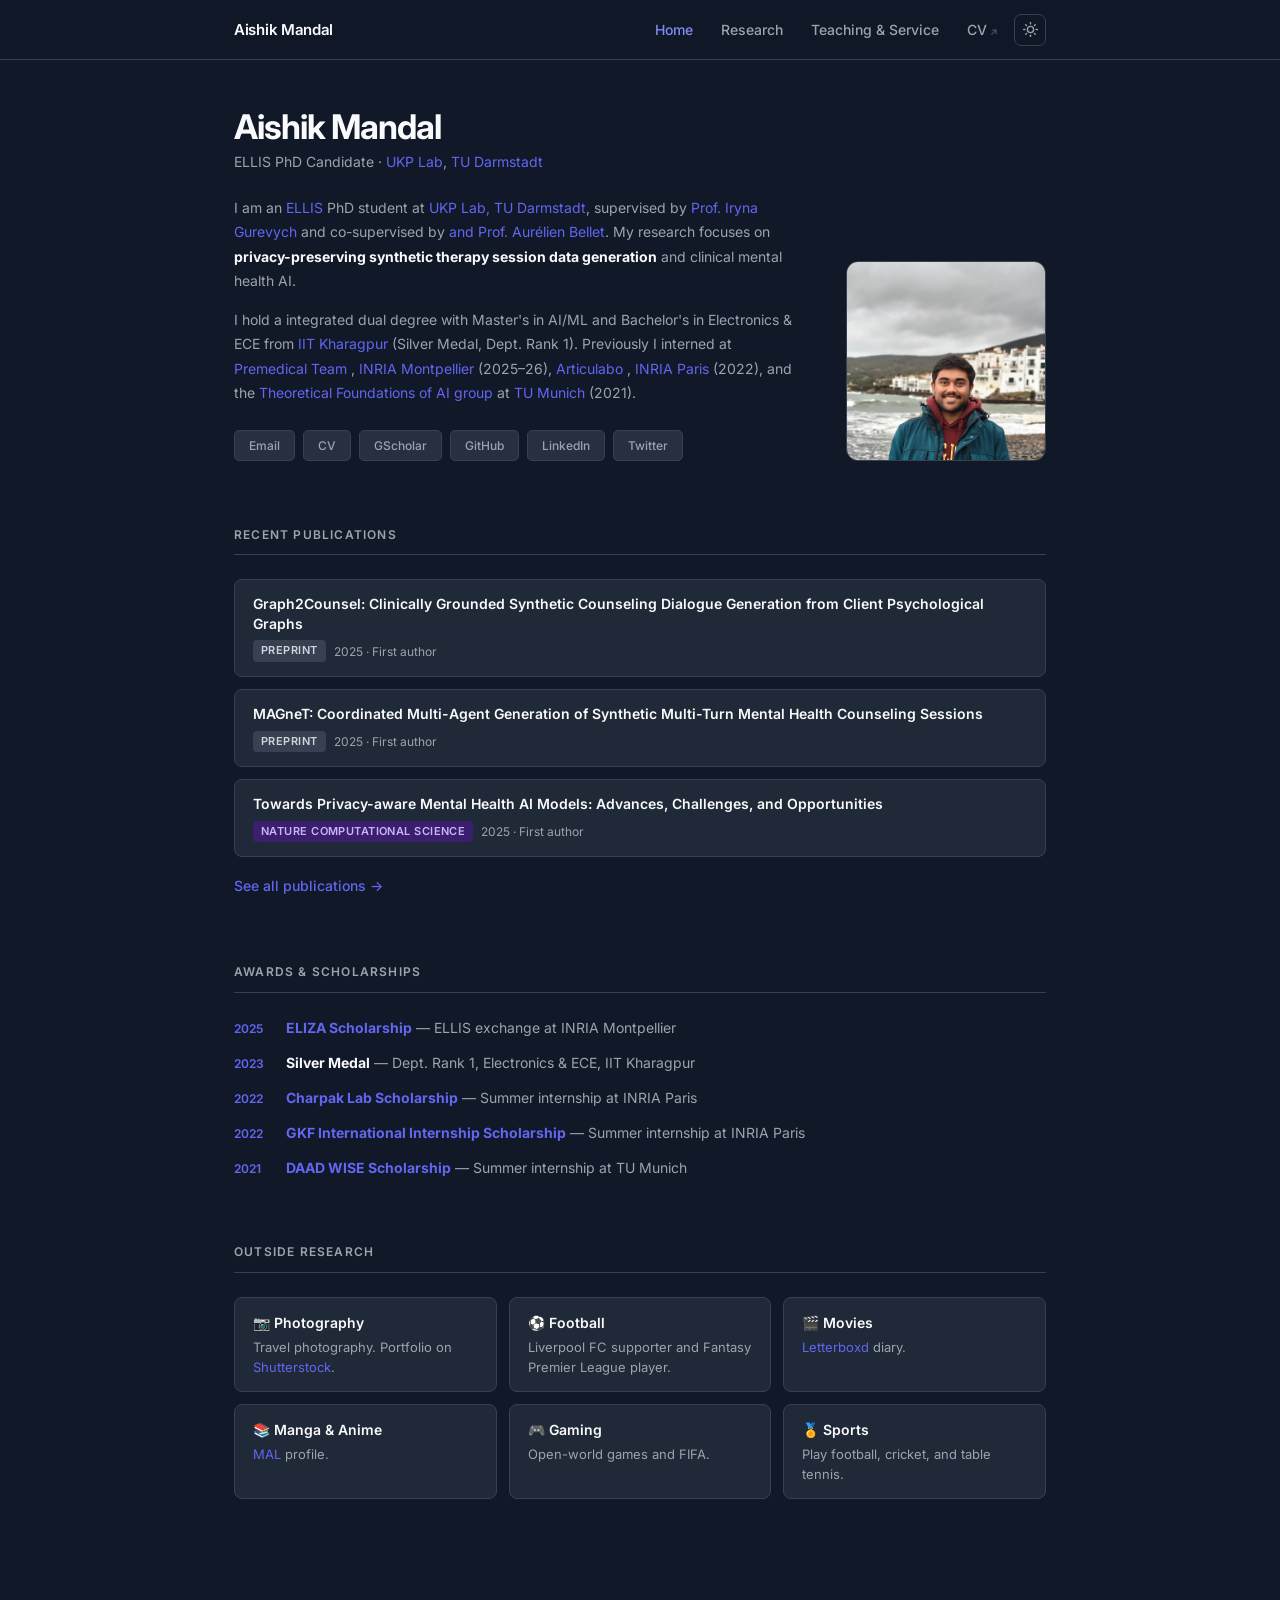
<file: index.html>
<!DOCTYPE html>
<html lang="en">
<head>
  <meta charset="UTF-8">
  <meta name="viewport" content="width=device-width, initial-scale=1">
  <title>Aishik Mandal</title>
  <meta name="author" content="Aishik Mandal">
  <meta name="description" content="Aishik Mandal — ELLIS PhD Candidate at UKP Lab, TU Darmstadt. Research in privacy-preserving NLP, mental health AI, and dialogue systems.">
  <link rel="canonical" href="https://jitaishik.github.io/">
  <meta property="og:title" content="Aishik Mandal">
  <meta property="og:description" content="ELLIS PhD Candidate at UKP Lab, TU Darmstadt. Research in privacy-preserving NLP and mental health AI.">
  <meta property="og:url" content="https://jitaishik.github.io/">
  <meta property="og:type" content="website">
  <link rel="icon" href="data:image/svg+xml,<svg xmlns=%22http://www.w3.org/2000/svg%22 viewBox=%220 0 100 100%22><text y=%22.9em%22 font-size=%2290%22>🌐</text></svg>">
  <link rel="preload" as="image" href="images/Aishik.jpg">
  <script>if(localStorage.getItem('theme')==='light')document.documentElement.setAttribute('data-theme','light');</script>
  <link rel="stylesheet" href="assets/css/base.css">
  <link rel="stylesheet" href="assets/css/nav.css">
  <link rel="stylesheet" href="assets/css/research.css">
</head>
<body>
  <a class="skip-link" href="#main">Skip to content</a>

  <nav class="site-nav" aria-label="Primary navigation">
    <div class="nav-inner">
      <a class="nav-logo" href="index.html">Aishik Mandal</a>
      <div class="nav-right">
        <ul class="nav-links">
          <li><a href="index.html">Home</a></li>
          <li><a href="research.html">Research</a></li>
          <li><a href="teaching.html">Teaching &amp; Service</a></li>
          <li><a href="data/CV_Aishik_Mandal_2026.pdf" target="_blank">CV</a></li>
        </ul>
        <button class="theme-toggle" aria-label="Switch to light mode"></button>
        <button class="menu-toggle" aria-label="Toggle menu" aria-expanded="false">☰</button>
      </div>
    </div>
  </nav>

  <main id="main">
    <div class="container">

      <!-- ── Hero ─────────────────────────────────── -->
      <section class="section" id="hero">
        <div style="display:flex; gap:48px; align-items:flex-start; flex-wrap:wrap-reverse;">

          <div style="flex:1; min-width:260px;">
            <h1 style="font-size:34px; font-weight:700; letter-spacing:-0.03em; line-height:1.1; margin-bottom:6px;">Aishik Mandal</h1>
            <p style="color:var(--text-muted); font-size:14px; margin-bottom:22px;">
              ELLIS PhD Candidate ·
              <a href="https://www.informatik.tu-darmstadt.de/ukp/ukp_home/index.en.jsp">UKP Lab</a>,
              <a href="https://www.tu-darmstadt.de/">TU Darmstadt</a>
            </p>

            <p style="color:var(--text-muted); line-height:1.75; margin-bottom:14px; font-size:14px;">
              I am an <a href="https://ellis.eu/">ELLIS</a> PhD student at
              <a href="https://www.informatik.tu-darmstadt.de/ukp/ukp_home/index.en.jsp">UKP Lab, TU Darmstadt</a>,
              supervised by <a href="https://www.informatik.tu-darmstadt.de/ukp/ukp_home/head_ukp/index.en.jsp">Prof. Iryna Gurevych</a>
              and co-supervised by <a href="http://researchers.lille.inria.fr/abellet/"> and Prof. Aurélien Bellet</a>.
              My research focuses on <strong style="color:var(--text);">privacy-preserving synthetic therapy session data generation</strong>
              and clinical mental health AI.
            </p>
            <p style="color:var(--text-muted); line-height:1.75; margin-bottom:24px; font-size:14px;">
              I hold a integrated dual degree with Master's in AI/ML and Bachelor's in Electronics &amp; ECE from
              <a href="https://www.iitkgp.ac.in/">IIT Kharagpur</a> (Silver Medal, Dept. Rank 1).
              Previously I interned at <a href="https://team.inria.fr/premedical/">Premedical Team </a>, <a href="https://www.inria.fr/en/inria-branch-university-montpellier">INRIA Montpellier</a> (2025–26),
              <a href="https://www.justinecassell.com/articulab/members/"> Articulabo </a>, <a href="https://www.inria.fr/en/centre-inria-de-paris">INRIA Paris</a> (2022),
              and the <a href="https://www.cs.cit.tum.de/tfai/home/">Theoretical Foundations of AI group</a>
              at <a href="https://www.tum.de/">TU Munich</a> (2021).
            </p>

            <div style="display:flex; gap:8px; flex-wrap:wrap;">
              <a class="btn" href="mailto:aishik.mandal@tu-darmstadt.de">Email</a>
              <a class="btn" href="data/CV_Aishik_Mandal_2026.pdf" target="_blank">CV</a>
              <a class="btn" href="https://scholar.google.com/citations?user=Td8hNHUAAAAJ&hl=en" target="_blank">GScholar</a>
              <a class="btn" href="https://github.com/jitaishik/" target="_blank">GitHub</a>
              <a class="btn" href="https://www.linkedin.com/in/aishikmandal/" target="_blank">LinkedIn</a>
              <a class="btn" href="https://twitter.com/jit_aishik_13" target="_blank">Twitter</a>
            </div>
          </div>

          <div style="flex-shrink:0;">
            <img src="images/Aishik.jpg" alt="Aishik Mandal profile photo"
                 width="200" height="200"
                 style="width:200px; height:200px; object-fit:cover; object-position:center 15%; border-radius:12px; border:1px solid var(--border);">
          </div>

        </div>
      </section>

      <!-- ── Recent Publications ──────────────────── -->
      <section class="section" id="featured">
        <h2 class="section-title">Recent Publications</h2>
        <div class="featured-list">

          <div class="featured-card">
            <a class="featured-title" href="https://arxiv.org/abs/2604.20382" target="_blank">Graph2Counsel: Clinically Grounded Synthetic Counseling Dialogue Generation from Client Psychological Graphs</a>
            <div class="featured-meta">
              <span class="badge badge-preprint">Preprint</span>
              <span class="paper-year muted">2025 · First author</span>
            </div>
          </div>

          <div class="featured-card">
            <a class="featured-title" href="https://arxiv.org/abs/2509.04183" target="_blank">MAGneT: Coordinated Multi-Agent Generation of Synthetic Multi-Turn Mental Health Counseling Sessions</a>
            <div class="featured-meta">
              <span class="badge badge-preprint">Preprint</span>
              <span class="paper-year muted">2025 · First author</span>
            </div>
          </div>

          <div class="featured-card">
            <a class="featured-title" href="https://www.nature.com/articles/s43588-025-00875-w" target="_blank">Towards Privacy-aware Mental Health AI Models: Advances, Challenges, and Opportunities</a>
            <div class="featured-meta">
              <span class="badge badge-nature">Nature Computational Science</span>
              <span class="paper-year muted">2025 · First author</span>
            </div>
          </div>

        </div>
        <a class="see-all" href="research.html">See all publications →</a>
      </section>

      <!-- ── Awards & Scholarships ─────────────────── -->
      <section class="section" id="awards">
        <h2 class="section-title">Awards &amp; Scholarships</h2>
        <div style="display:flex; flex-direction:column; gap:14px;">

          <div style="display:flex; gap:16px; align-items:baseline;">
            <span style="color:var(--accent); font-size:12px; font-weight:600; min-width:36px; flex-shrink:0;">2025</span>
            <div style="font-size:14px; line-height:1.5;">
              <a href="https://www.tu-darmstadt.de/forschen/forschungsfelder/information_intelligence_ii/eliza/eliza.en.jsp"><strong>ELIZA Scholarship</strong></a>
              <span style="color:var(--text-muted);"> — ELLIS exchange at INRIA Montpellier</span>
            </div>
          </div>

          <div style="display:flex; gap:16px; align-items:baseline;">
            <span style="color:var(--accent); font-size:12px; font-weight:600; min-width:36px; flex-shrink:0;">2023</span>
            <div style="font-size:14px; line-height:1.5;">
              <strong>Silver Medal</strong>
              <span style="color:var(--text-muted);"> — Dept. Rank 1, Electronics &amp; ECE, IIT Kharagpur</span>
            </div>
          </div>

          <div style="display:flex; gap:16px; align-items:baseline;">
            <span style="color:var(--accent); font-size:12px; font-weight:600; min-width:36px; flex-shrink:0;">2022</span>
            <div style="font-size:14px; line-height:1.5;">
              <a href="https://www.inde.campusfrance.org/charpak-lab-scholarship"><strong>Charpak Lab Scholarship</strong></a>
              <span style="color:var(--text-muted);"> — Summer internship at INRIA Paris</span>
            </div>
          </div>

          <div style="display:flex; gap:16px; align-items:baseline;">
            <span style="color:var(--accent); font-size:12px; font-weight:600; min-width:36px; flex-shrink:0;">2022</span>
            <div style="font-size:14px; line-height:1.5;">
              <a href="https://www.iitkgpfoundation.org/article.html?aid=1276&nl="><strong>GKF International Internship Scholarship</strong></a>
              <span style="color:var(--text-muted);"> — Summer internship at INRIA Paris</span>
            </div>
          </div>

          <div style="display:flex; gap:16px; align-items:baseline;">
            <span style="color:var(--accent); font-size:12px; font-weight:600; min-width:36px; flex-shrink:0;">2021</span>
            <div style="font-size:14px; line-height:1.5;">
              <a href="https://www2.daad.de/deutschland/stipendium/datenbank/en/21148-scholarship-database/?detail=50015295"><strong>DAAD WISE Scholarship</strong></a>
              <span style="color:var(--text-muted);"> — Summer internship at TU Munich</span>
            </div>
          </div>

        </div>
      </section>

      <!-- ── Outside Research ──────────────────────── -->
      <section class="section" id="hobbies">
        <h2 class="section-title">Outside Research</h2>
        <div style="display:grid; grid-template-columns:repeat(auto-fill, minmax(200px, 1fr)); gap:12px;">

          <div style="background:var(--surface); border:1px solid var(--border); border-radius:8px; padding:14px 18px;">
            <div style="font-weight:600; font-size:14px; margin-bottom:4px;">📷 Photography</div>
            <div style="color:var(--text-muted); font-size:13px; line-height:1.5;">Travel photography. Portfolio on <a href="https://www.shutterstock.com/g/Jitaishik">Shutterstock</a>.</div>
          </div>

          <div style="background:var(--surface); border:1px solid var(--border); border-radius:8px; padding:14px 18px;">
            <div style="font-weight:600; font-size:14px; margin-bottom:4px;">⚽ Football</div>
            <div style="color:var(--text-muted); font-size:13px; line-height:1.5;">Liverpool FC supporter and Fantasy Premier League player.</div>
          </div>

          <div style="background:var(--surface); border:1px solid var(--border); border-radius:8px; padding:14px 18px;">
            <div style="font-weight:600; font-size:14px; margin-bottom:4px;">🎬 Movies</div>
            <div style="color:var(--text-muted); font-size:13px; line-height:1.5;"><a href="https://letterboxd.com/Jitaishik/">Letterboxd</a> diary.</div>
          </div>

          <div style="background:var(--surface); border:1px solid var(--border); border-radius:8px; padding:14px 18px;">
            <div style="font-weight:600; font-size:14px; margin-bottom:4px;">📚 Manga &amp; Anime</div>
            <div style="color:var(--text-muted); font-size:13px; line-height:1.5;"><a href="https://myanimelist.net/profile/Jitaishik">MAL</a> profile.</div>
          </div>

          <div style="background:var(--surface); border:1px solid var(--border); border-radius:8px; padding:14px 18px;">
            <div style="font-weight:600; font-size:14px; margin-bottom:4px;">🎮 Gaming</div>
            <div style="color:var(--text-muted); font-size:13px; line-height:1.5;">Open-world games and FIFA.</div>
          </div>

          <div style="background:var(--surface); border:1px solid var(--border); border-radius:8px; padding:14px 18px;">
            <div style="font-weight:600; font-size:14px; margin-bottom:4px;">🏅 Sports</div>
            <div style="color:var(--text-muted); font-size:13px; line-height:1.5;">Play football, cricket, and table tennis.</div>
          </div>

        </div>
      </section>

    </div>
  </main>

  <script src="assets/js/nav.js"></script>
</body>
</html>
</file>
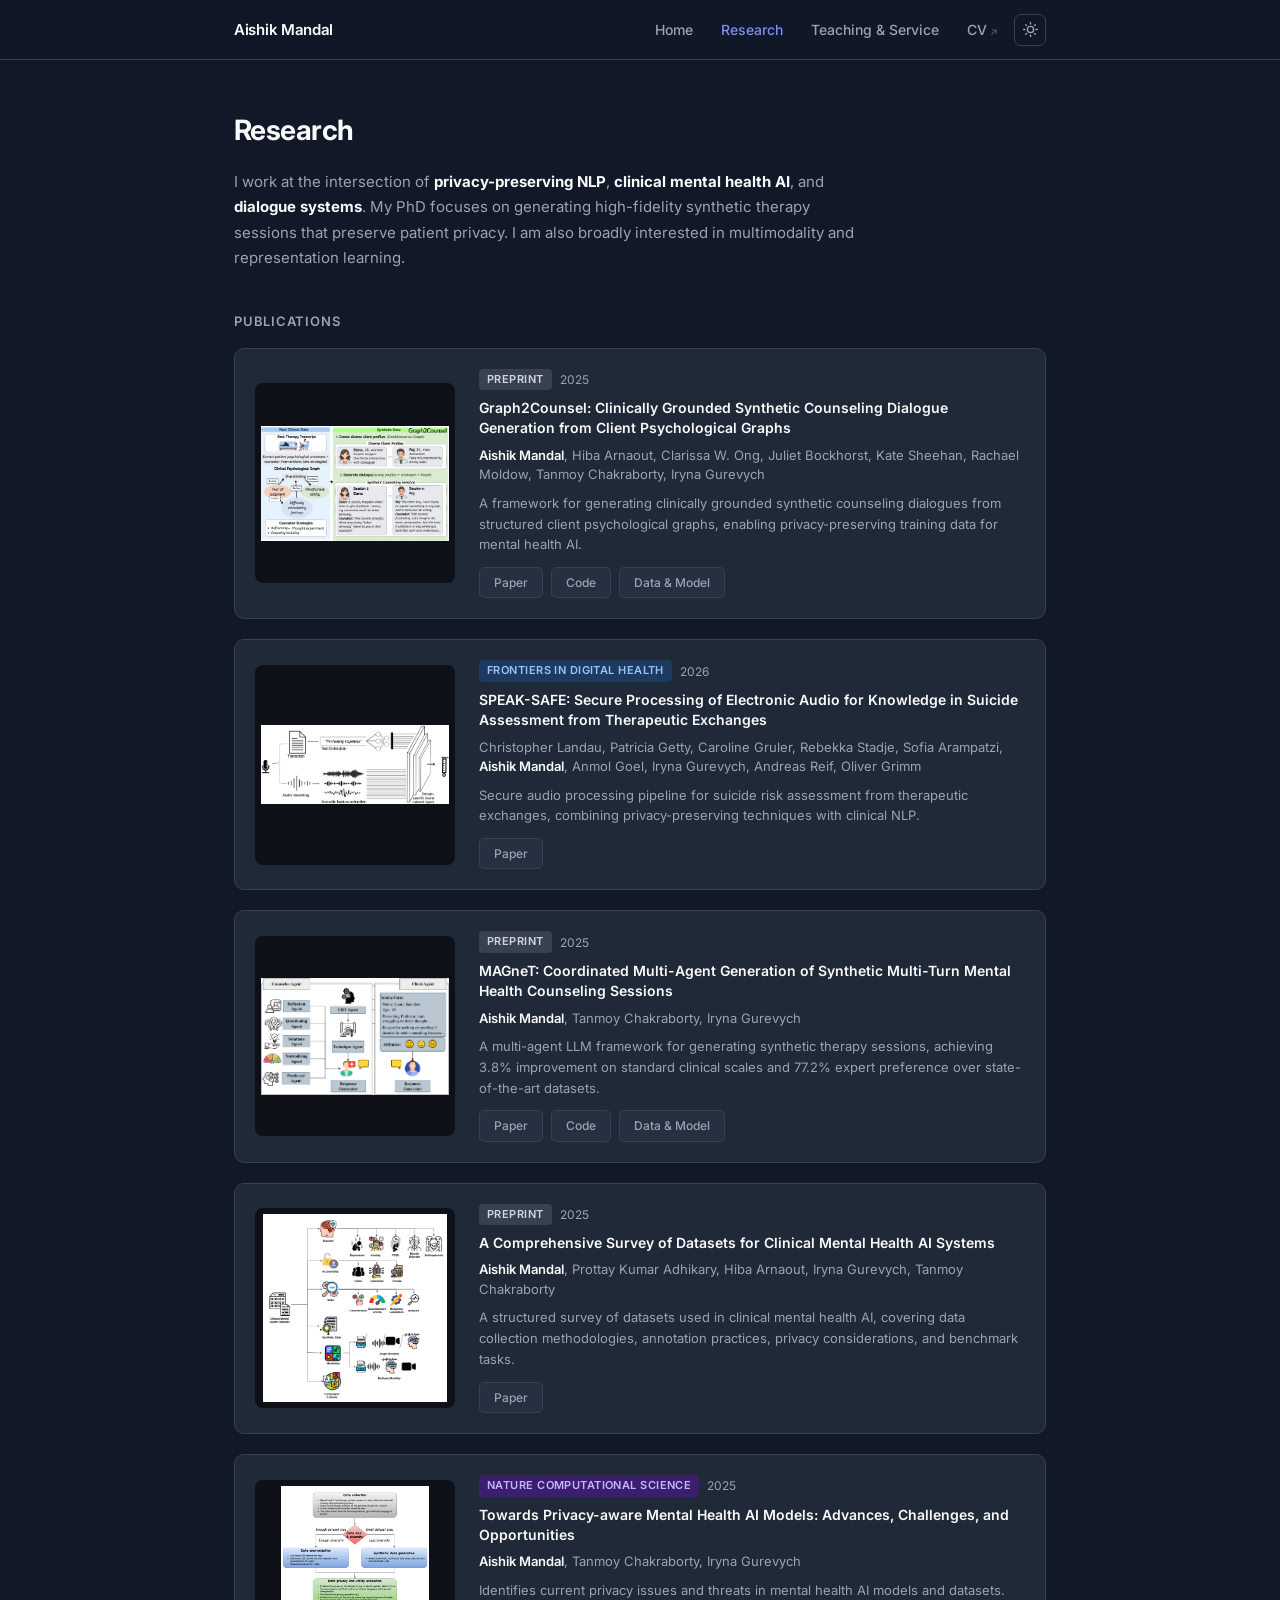
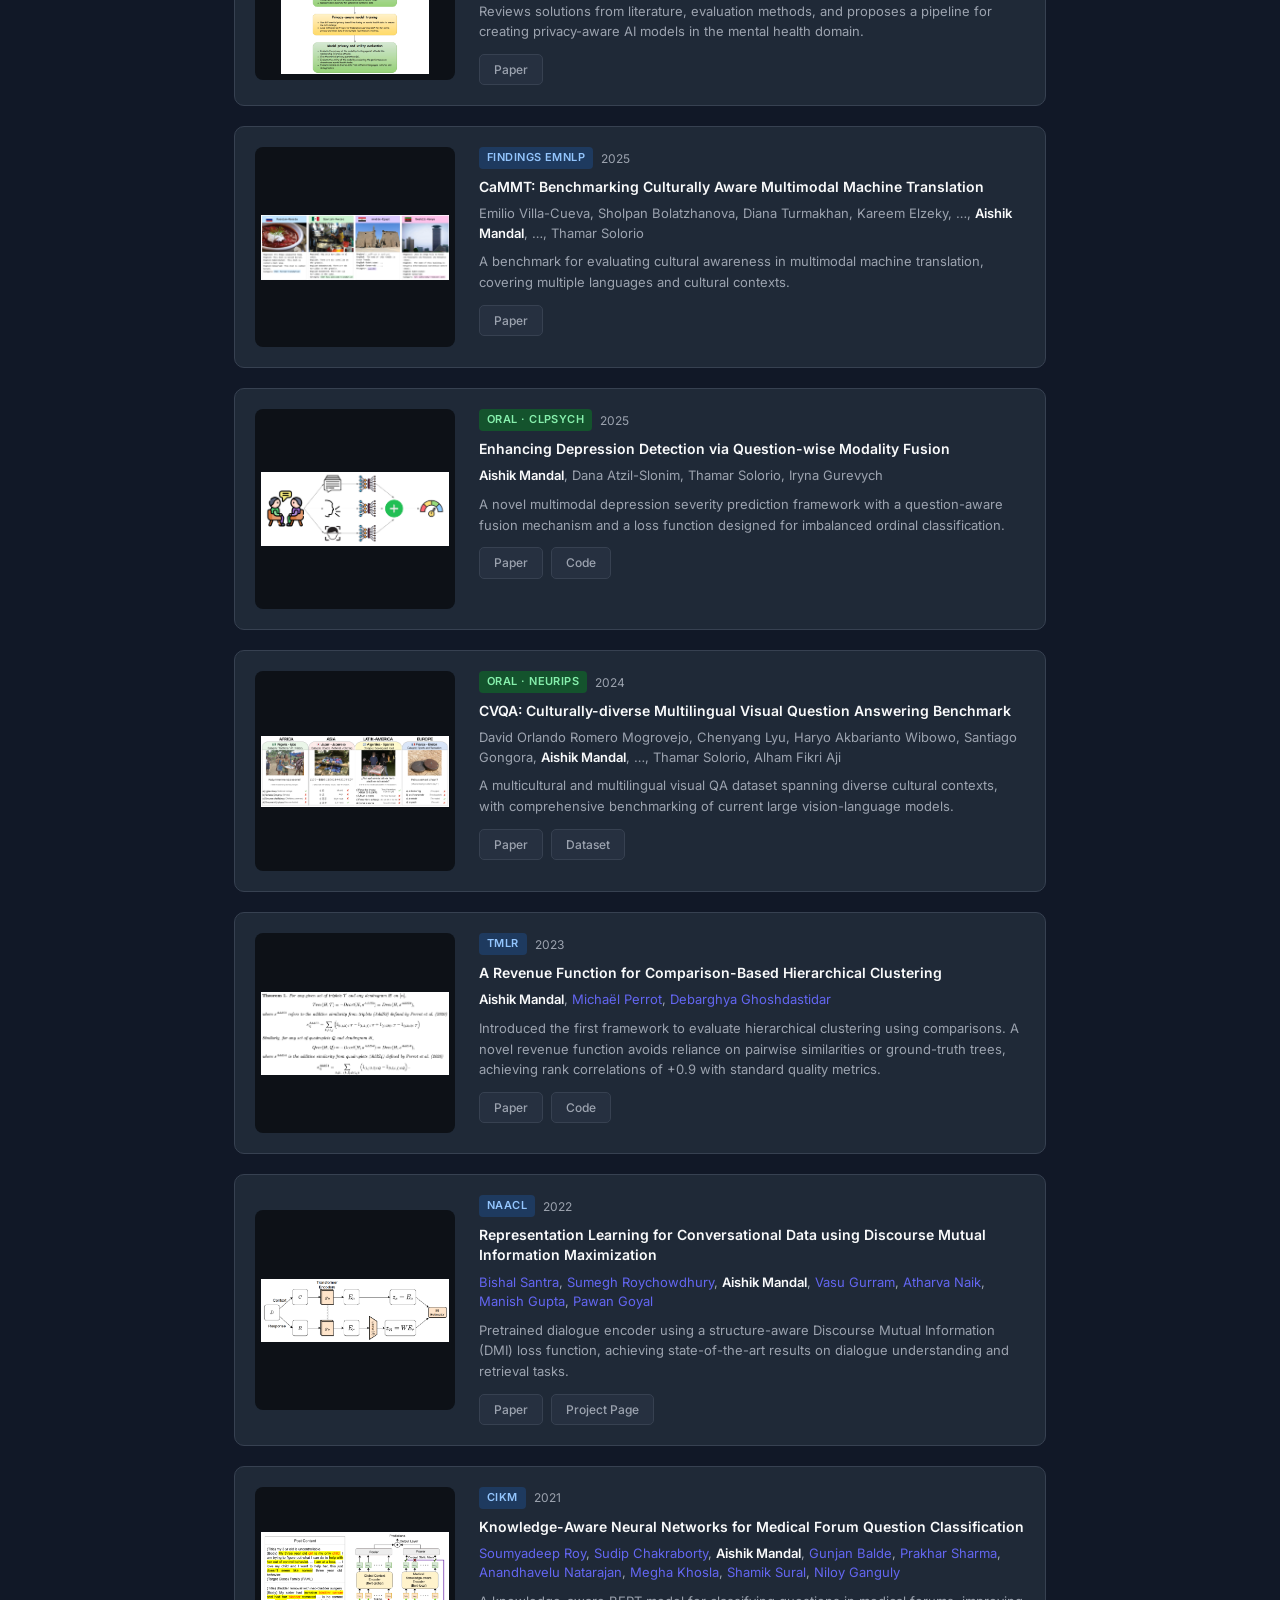
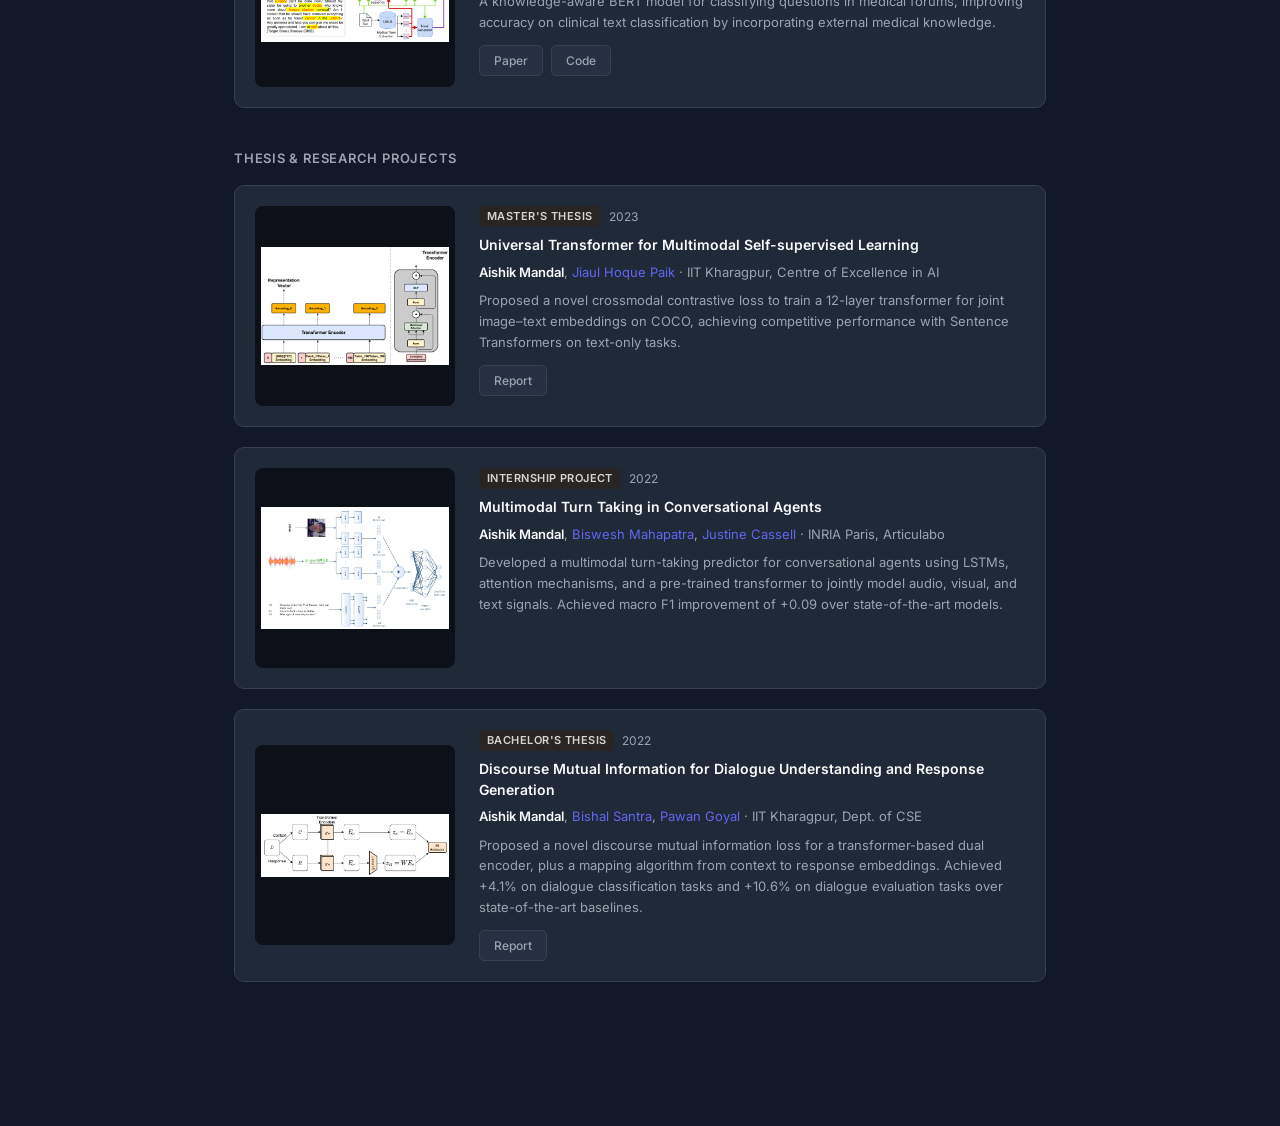
<file: research.html>
<!DOCTYPE html>
<html lang="en">
<head>
  <meta charset="UTF-8">
  <meta name="viewport" content="width=device-width, initial-scale=1">
  <title>Research — Aishik Mandal</title>
  <meta name="author" content="Aishik Mandal">
  <meta name="description" content="Publications and research projects by Aishik Mandal — privacy-preserving NLP, mental health AI, dialogue systems, multimodality.">
  <link rel="canonical" href="https://jitaishik.github.io/research.html">
  <meta property="og:title" content="Research — Aishik Mandal">
  <meta property="og:description" content="Publications and research projects by Aishik Mandal.">
  <meta property="og:url" content="https://jitaishik.github.io/research.html">
  <meta property="og:type" content="website">
  <link rel="icon" href="data:image/svg+xml,<svg xmlns=%22http://www.w3.org/2000/svg%22 viewBox=%220 0 100 100%22><text y=%22.9em%22 font-size=%2290%22>🌐</text></svg>">
  <script>if(localStorage.getItem('theme')==='light')document.documentElement.setAttribute('data-theme','light');</script>
  <link rel="stylesheet" href="assets/css/base.css">
  <link rel="stylesheet" href="assets/css/nav.css">
  <link rel="stylesheet" href="assets/css/research.css">
</head>
<body>
  <a class="skip-link" href="#main">Skip to content</a>

  <nav class="site-nav" aria-label="Primary navigation">
    <div class="nav-inner">
      <a class="nav-logo" href="index.html">Aishik Mandal</a>
      <div class="nav-right">
        <ul class="nav-links">
          <li><a href="index.html">Home</a></li>
          <li><a href="research.html">Research</a></li>
          <li><a href="teaching.html">Teaching &amp; Service</a></li>
          <li><a href="data/CV_Aishik_Mandal_2026.pdf" target="_blank">CV</a></li>
        </ul>
        <button class="theme-toggle" aria-label="Switch to light mode"></button>
        <button class="menu-toggle" aria-label="Toggle menu" aria-expanded="false">☰</button>
      </div>
    </div>
  </nav>

  <main id="main">
    <div class="container">

      <section class="section" id="research">
        <h1 style="font-size:28px; font-weight:700; letter-spacing:-0.02em; margin-bottom:16px;">Research</h1>
        <p class="research-intro">
          I work at the intersection of <strong style="color:var(--text);">privacy-preserving NLP</strong>,
          <strong style="color:var(--text);">clinical mental health AI</strong>, and
          <strong style="color:var(--text);">dialogue systems</strong>.
          My PhD focuses on generating high-fidelity synthetic therapy sessions that preserve patient privacy.
          I am also broadly interested in multimodality and representation learning.
        </p>

        <!-- ── Publications ─────────────────────── -->
        <h2 class="subsection-title">Publications</h2>
        <div class="papers-list">

          <!-- Graph2Counsel -->
          <article class="paper-card" id="graph2counsel">
            <div class="paper-thumb">
              <img src="images/Graph2Counsel_Diagram.png" alt="Graph2Counsel diagram" loading="lazy">
            </div>
            <div class="paper-content">
              <div class="paper-meta">
                <span class="badge badge-preprint">Preprint</span>
                <span class="paper-year">2025</span>
              </div>
              <a class="paper-title" href="https://arxiv.org/abs/2604.20382" target="_blank">Graph2Counsel: Clinically Grounded Synthetic Counseling Dialogue Generation from Client Psychological Graphs</a>
              <p class="paper-authors">
                <span class="me">Aishik Mandal</span>, Hiba Arnaout, Clarissa W. Ong, Juliet Bockhorst,
                Kate Sheehan, Rachael Moldow, Tanmoy Chakraborty, Iryna Gurevych
              </p>
              <p class="paper-desc">
                A framework for generating clinically grounded synthetic counseling dialogues from structured client psychological graphs, enabling privacy-preserving training data for mental health AI.
              </p>
              <div class="paper-links">
                <a class="btn" href="https://arxiv.org/pdf/2604.20382" target="_blank">Paper</a>
                <a class="btn" href="https://github.com/UKPLab/arxiv2026-graph2counsel" target="_blank">Code</a>
                <a class="btn" href="https://huggingface.co/collections/UKPLab/graph2counsel" target="_blank">Data &amp; Model</a>
              </div>
            </div>
          </article>

          <!-- SPEAK-SAFE -->
          <article class="paper-card" id="speaksafe">
            <div class="paper-thumb">
              <img src="images/speak_safe.png" alt="SPEAK-SAFE diagram" loading="lazy">
            </div>
            <div class="paper-content">
              <div class="paper-meta">
                <span class="badge badge-journal">Frontiers in Digital Health</span>
                <span class="paper-year">2026</span>
              </div>
              <a class="paper-title" href="https://pmc.ncbi.nlm.nih.gov/articles/PMC12973435/" target="_blank">SPEAK-SAFE: Secure Processing of Electronic Audio for Knowledge in Suicide Assessment from Therapeutic Exchanges</a>
              <p class="paper-authors">
                Christopher Landau, Patricia Getty, Caroline Gruler, Rebekka Stadje, Sofia Arampatzi,
                <span class="me">Aishik Mandal</span>, Anmol Goel, Iryna Gurevych, Andreas Reif, Oliver Grimm
              </p>
              <p class="paper-desc">
                Secure audio processing pipeline for suicide risk assessment from therapeutic exchanges, combining privacy-preserving techniques with clinical NLP.
              </p>
              <div class="paper-links">
                <a class="btn" href="https://pmc.ncbi.nlm.nih.gov/articles/PMC12973435/" target="_blank">Paper</a>
              </div>
            </div>
          </article>

          <!-- MAGneT -->
          <article class="paper-card" id="magnet">
            <div class="paper-thumb">
              <img src="images/MAGneT.png" alt="MAGneT framework diagram" loading="lazy">
            </div>
            <div class="paper-content">
              <div class="paper-meta">
                <span class="badge badge-preprint">Preprint</span>
                <span class="paper-year">2025</span>
              </div>
              <a class="paper-title" href="https://arxiv.org/abs/2509.04183" target="_blank">MAGneT: Coordinated Multi-Agent Generation of Synthetic Multi-Turn Mental Health Counseling Sessions</a>
              <p class="paper-authors">
                <span class="me">Aishik Mandal</span>, Tanmoy Chakraborty, Iryna Gurevych
              </p>
              <p class="paper-desc">
                A multi-agent LLM framework for generating synthetic therapy sessions, achieving 3.8% improvement on standard clinical scales and 77.2% expert preference over state-of-the-art datasets.
              </p>
              <div class="paper-links">
                <a class="btn" href="https://arxiv.org/pdf/2509.04183" target="_blank">Paper</a>
                <a class="btn" href="https://github.com/UKPLab/arxiv2025-magnet" target="_blank">Code</a>
                <a class="btn" href="https://huggingface.co/collections/UKPLab/magnet" target="_blank">Data &amp; Model</a>
              </div>
            </div>
          </article>

          <!-- Survey -->
          <article class="paper-card" id="survey">
            <div class="paper-thumb">
              <img src="images/MH_survey.png" alt="Clinical Mental Health Survey diagram" loading="lazy">
            </div>
            <div class="paper-content">
              <div class="paper-meta">
                <span class="badge badge-preprint">Preprint</span>
                <span class="paper-year">2025</span>
              </div>
              <a class="paper-title" href="hhttps://arxiv.org/abs/2508.09809" target="_blank">A Comprehensive Survey of Datasets for Clinical Mental Health AI Systems</a>
              <p class="paper-authors">
                <span class="me">Aishik Mandal</span>, Prottay Kumar Adhikary, Hiba Arnaout, Iryna Gurevych, Tanmoy Chakraborty
              </p>
              <p class="paper-desc">
                A structured survey of datasets used in clinical mental health AI, covering data collection methodologies, annotation practices, privacy considerations, and benchmark tasks.
              </p>
              <div class="paper-links">
                <a class="btn" href="https://arxiv.org/pdf/2508.09809" target="_blank">Paper</a>
              </div>
            </div>
          </article>

          <!-- Nature NCS -->
          <article class="paper-card" id="privacy-mh">
            <div class="paper-thumb">
              <img src="images/perspective.png" alt="Privacy-aware Mental Health AI thumbnail" loading="lazy">
            </div>
            <div class="paper-content">
              <div class="paper-meta">
                <span class="badge badge-nature">Nature Computational Science</span>
                <span class="paper-year">2025</span>
              </div>
              <a class="paper-title" href="https://www.nature.com/articles/s43588-025-00875-w" target="_blank">
                Towards Privacy-aware Mental Health AI Models: Advances, Challenges, and Opportunities
              </a>
              <p class="paper-authors">
                <span class="me">Aishik Mandal</span>, Tanmoy Chakraborty, Iryna Gurevych
              </p>
              <p class="paper-desc">
                Identifies current privacy issues and threats in mental health AI models and datasets. Reviews solutions from literature, evaluation methods, and proposes a pipeline for creating privacy-aware AI models in the mental health domain.
              </p>
              <div class="paper-links">
                <a class="btn" href="https://www.nature.com/articles/s43588-025-00875-w" target="_blank">Paper</a>
              </div>
            </div>
          </article>

          <!-- CaMMT -->
          <article class="paper-card" id="cammt">
            <div class="paper-thumb">
              <img src="images/cammt.png" alt="CaMMT benchmark diagram" loading="lazy">
            </div>
            <div class="paper-content">
              <div class="paper-meta">
                <span class="badge badge-conf">Findings EMNLP</span>
                <span class="paper-year">2025</span>
              </div>
              <a class="paper-title" href="https://aclanthology.org/2025.findings-emnlp.1220/">CaMMT: Benchmarking Culturally Aware Multimodal Machine Translation</a>
              <p class="paper-authors">
                Emilio Villa-Cueva, Sholpan Bolatzhanova, Diana Turmakhan, Kareem Elzeky, …,
                <span class="me">Aishik Mandal</span>, …, Thamar Solorio
              </p>
              <p class="paper-desc">
                A benchmark for evaluating cultural awareness in multimodal machine translation, covering multiple languages and cultural contexts.
              </p>
              <div class="paper-links">
                <a class="btn" href="https://aclanthology.org/2025.findings-emnlp.1220.pdf" target="_blank">Paper</a>
              </div>
            </div>
          </article>

          <!-- QuestMF / CLPsych 2025 -->
          <article class="paper-card" id="questmf">
            <div class="paper-thumb">
              <img src="images/questmf.png" alt="Question-wise Modality Fusion thumbnail" loading="lazy">
            </div>
            <div class="paper-content">
              <div class="paper-meta">
                <span class="badge badge-oral">Oral · CLPsych</span>
                <span class="paper-year">2025</span>
              </div>
              <a class="paper-title" href="https://aclanthology.org/2025.clpsych-1.4/" target="_blank">
                Enhancing Depression Detection via Question-wise Modality Fusion
              </a>
              <p class="paper-authors">
                <span class="me">Aishik Mandal</span>, Dana Atzil-Slonim, Thamar Solorio, Iryna Gurevych
              </p>
              <p class="paper-desc">
                A novel multimodal depression severity prediction framework with a question-aware fusion mechanism and a loss function designed for imbalanced ordinal classification.
              </p>
              <div class="paper-links">
                <a class="btn" href="https://aclanthology.org/2025.clpsych-1.pdf#page=56" target="_blank">Paper</a>
                <a class="btn" href="https://github.com/UKPLab/clpsych2025-questmf" target="_blank">Code</a>
              </div>
            </div>
          </article>

          <!-- CVQA -->
          <article class="paper-card" id="cvqa">
            <div class="paper-thumb">
              <img src="images/cvqa.png" alt="CVQA benchmark thumbnail" loading="lazy">
            </div>
            <div class="paper-content">
              <div class="paper-meta">
                <span class="badge badge-oral">Oral · NeurIPS</span>
                <span class="paper-year">2024</span>
              </div>
              <a class="paper-title" href="https://proceedings.neurips.cc/paper_files/paper/2024/hash/1568882ba1a50316e87852542523739c-Abstract-Datasets_and_Benchmarks_Track.html" target="_blank">
                CVQA: Culturally-diverse Multilingual Visual Question Answering Benchmark
              </a>
              <p class="paper-authors">
                David Orlando Romero Mogrovejo, Chenyang Lyu, Haryo Akbarianto Wibowo, Santiago Gongora,
                <span class="me">Aishik Mandal</span>, …, Thamar Solorio, Alham Fikri Aji
              </p>
              <p class="paper-desc">
                A multicultural and multilingual visual QA dataset spanning diverse cultural contexts, with comprehensive benchmarking of current large vision-language models.
              </p>
              <div class="paper-links">
                <a class="btn" href="https://proceedings.neurips.cc/paper_files/paper/2024/file/1568882ba1a50316e87852542523739c-Paper-Datasets_and_Benchmarks_Track.pdf" target="_blank">Paper</a>
                <a class="btn" href="https://huggingface.co/datasets/afaji/cvqa" target="_blank">Dataset</a>
              </div>
            </div>
          </article>

          <!-- Revenue / TMLR 2023 -->
          <article class="paper-card" id="clustering">
            <div class="paper-thumb">
              <img src="images/cluster.png" alt="Hierarchical clustering thumbnail" loading="lazy">
            </div>
            <div class="paper-content">
              <div class="paper-meta">
                <span class="badge badge-journal">TMLR</span>
                <span class="paper-year">2023</span>
              </div>
              <a class="paper-title" href="https://openreview.net/pdf?id=QzWr4w8PXx" target="_blank">
                A Revenue Function for Comparison-Based Hierarchical Clustering
              </a>
              <p class="paper-authors">
                <span class="me">Aishik Mandal</span>,
                <a href="https://mperrot.github.io/">Michaël Perrot</a>,
                <a href="https://www.professoren.tum.de/en/ghoshdastidar-debarghya">Debarghya Ghoshdastidar</a>
              </p>
              <p class="paper-desc">
                Introduced the first framework to evaluate hierarchical clustering using comparisons. A novel revenue function avoids reliance on pairwise similarities or ground-truth trees, achieving rank correlations of +0.9 with standard quality metrics.
              </p>
              <div class="paper-links">
                <a class="btn" href="https://openreview.net/pdf?id=QzWr4w8PXx" target="_blank">Paper</a>
                <a class="btn" href="https://github.com/jitaishik/Revenue_ComparisonHC" target="_blank">Code</a>
              </div>
            </div>
          </article>

          <!-- NAACL 2022 -->
          <article class="paper-card" id="dmi-naacl">
            <div class="paper-thumb">
              <img src="images/dmi_model.png" alt="Discourse Mutual Information model thumbnail" loading="lazy">
            </div>
            <div class="paper-content">
              <div class="paper-meta">
                <span class="badge badge-conf">NAACL</span>
                <span class="paper-year">2022</span>
              </div>
              <a class="paper-title" href="https://aclanthology.org/2022.naacl-main.124/" target="_blank">
                Representation Learning for Conversational Data using Discourse Mutual Information Maximization
              </a>
              <p class="paper-authors">
                <a href="https://bsantraigi.github.io/cv.html">Bishal Santra</a>,
                <a href="https://scholar.google.com/citations?user=8T4DcYIAAAAJ&hl=en">Sumegh Roychowdhury</a>,
                <span class="me">Aishik Mandal</span>,
                <a href="https://www.linkedin.com/in/vasu-gurram-a94687177/?originalSubdomain=in">Vasu Gurram</a>,
                <a href="https://github.com/atharva-naik">Atharva Naik</a>,
                <a href="https://www.microsoft.com/en-us/research/people/gmanish/">Manish Gupta</a>,
                <a href="https://cse.iitkgp.ac.in/~pawang/">Pawan Goyal</a>
              </p>
              <p class="paper-desc">
                Pretrained dialogue encoder using a structure-aware Discourse Mutual Information (DMI) loss function, achieving state-of-the-art results on dialogue understanding and retrieval tasks.
              </p>
              <div class="paper-links">
                <a class="btn" href="https://aclanthology.org/2022.naacl-main.124.pdf" target="_blank">Paper</a>
                <a class="btn" href="https://bsantraigi.github.io/DMI/" target="_blank">Project Page</a>
              </div>
            </div>
          </article>

          <!-- CIKM 2021 -->
          <article class="paper-card" id="medbert">
            <div class="paper-thumb">
              <img src="images/medbert-ichi.png" alt="Medical forum QA thumbnail" loading="lazy">
            </div>
            <div class="paper-content">
              <div class="paper-meta">
                <span class="badge badge-conf">CIKM</span>
                <span class="paper-year">2021</span>
              </div>
              <a class="paper-title" href="https://dl.acm.org/doi/abs/10.1145/3459637.3482128" target="_blank">
                Knowledge-Aware Neural Networks for Medical Forum Question Classification
              </a>
              <p class="paper-authors">
                <a href="https://scholar.google.co.in/citations?user=t3EF4i0AAAAJ&hl=en">Soumyadeep Roy</a>,
                <a href="https://www.linkedin.com/in/sudip-chakraborty-99a8ab176/?originalSubdomain=in">Sudip Chakraborty</a>,
                <span class="me">Aishik Mandal</span>,
                <a href="https://sites.google.com/view/baldegunjan/home">Gunjan Balde</a>,
                <a href="https://scholar.google.com/citations?user=WLlTP5gAAAAJ&hl=en">Prakhar Sharma</a>,
                <a href="https://research.adobe.com/person/anandhavelu-n/">Anandhavelu Natarajan</a>,
                <a href="https://khosla.github.io/">Megha Khosla</a>,
                <a href="http://www.facweb.iitkgp.ac.in/~shamik/">Shamik Sural</a>,
                <a href="http://www.facweb.iitkgp.ac.in/~niloy/">Niloy Ganguly</a>
              </p>
              <p class="paper-desc">
                A knowledge-aware BERT model for classifying questions in medical forums, improving accuracy on clinical text classification by incorporating external medical knowledge.
              </p>
              <div class="paper-links">
                <a class="btn" href="https://dl.acm.org/doi/pdf/10.1145/3459637.3482128" target="_blank">Paper</a>
                <a class="btn" href="https://github.com/roysoumya/knowledge-aware-med-classification" target="_blank">Code</a>
              </div>
            </div>
          </article>

        </div>

        <!-- ── Thesis & Research Projects ─────────── -->
        <h2 class="subsection-title">Thesis &amp; Research Projects</h2>
        <div class="papers-list">

          <!-- Master's Thesis -->
          <article class="paper-card" id="masters-thesis">
            <div class="paper-thumb">
              <img src="images/ut.png" alt="Universal Transformer thumbnail" loading="lazy">
            </div>
            <div class="paper-content">
              <div class="paper-meta">
                <span class="badge badge-thesis">Master's Thesis</span>
                <span class="paper-year">2023</span>
              </div>
              <a class="paper-title" href="https://drive.google.com/drive/folders/1yiIRwuFKmMY2-XYvSSr1SyLpytTiTQE6?usp=sharing" target="_blank">
                Universal Transformer for Multimodal Self-supervised Learning
              </a>
              <p class="paper-authors">
                <span class="me">Aishik Mandal</span>,
                <a href="http://www.ai.iitkgp.ac.in/jiaul-hoque-paik.html">Jiaul Hoque Paik</a>
                <span class="muted"> · IIT Kharagpur, Centre of Excellence in AI</span>
              </p>
              <p class="paper-desc">
                Proposed a novel crossmodal contrastive loss to train a 12-layer transformer for joint image–text embeddings on COCO, achieving competitive performance with Sentence Transformers on text-only tasks.
              </p>
              <div class="paper-links">
                <a class="btn" href="https://drive.google.com/drive/folders/1yiIRwuFKmMY2-XYvSSr1SyLpytTiTQE6?usp=sharing" target="_blank">Report</a>
              </div>
            </div>
          </article>

          <!-- INRIA Internship -->
          <article class="paper-card" id="turntaking">
            <div class="paper-thumb">
              <img src="images/turn.png" alt="Turn-taking in conversational agents thumbnail" loading="lazy">
            </div>
            <div class="paper-content">
              <div class="paper-meta">
                <span class="badge badge-intern">Internship Project</span>
                <span class="paper-year">2022</span>
              </div>
              <span class="paper-title">Multimodal Turn Taking in Conversational Agents</span>
              <p class="paper-authors">
                <span class="me">Aishik Mandal</span>,
                <a href="https://biswesh456.github.io/">Biswesh Mahapatra</a>,
                <a href="http://www.justinecassell.com/">Justine Cassell</a>
                <span class="muted"> · INRIA Paris, Articulabo</span>
              </p>
              <p class="paper-desc">
                Developed a multimodal turn-taking predictor for conversational agents using LSTMs, attention mechanisms, and a pre-trained transformer to jointly model audio, visual, and text signals. Achieved macro F1 improvement of +0.09 over state-of-the-art models.
              </p>
            </div>
          </article>

          <!-- Bachelor's Thesis -->
          <article class="paper-card" id="bachelors-thesis">
            <div class="paper-thumb">
              <img src="images/dmi_model.png" alt="Discourse MI model thumbnail" loading="lazy">
            </div>
            <div class="paper-content">
              <div class="paper-meta">
                <span class="badge badge-thesis">Bachelor's Thesis</span>
                <span class="paper-year">2022</span>
              </div>
              <a class="paper-title" href="https://drive.google.com/drive/folders/1_L0r_WqDA-lHyrMZx1fdV6hKszhLvZSh?usp=sharing" target="_blank">
                Discourse Mutual Information for Dialogue Understanding and Response Generation
              </a>
              <p class="paper-authors">
                <span class="me">Aishik Mandal</span>,
                <a href="https://bsantraigi.github.io/cv.html">Bishal Santra</a>,
                <a href="https://cse.iitkgp.ac.in/~pawang/">Pawan Goyal</a>
                <span class="muted"> · IIT Kharagpur, Dept. of CSE</span>
              </p>
              <p class="paper-desc">
                Proposed a novel discourse mutual information loss for a transformer-based dual encoder, plus a mapping algorithm from context to response embeddings. Achieved +4.1% on dialogue classification tasks and +10.6% on dialogue evaluation tasks over state-of-the-art baselines.
              </p>
              <div class="paper-links">
                <a class="btn" href="https://drive.google.com/drive/folders/1_L0r_WqDA-lHyrMZx1fdV6hKszhLvZSh?usp=sharing" target="_blank">Report</a>
              </div>
            </div>
          </article>

        </div>
      </section>

    </div>
  </main>

  <script src="assets/js/nav.js"></script>
</body>
</html>
</file>
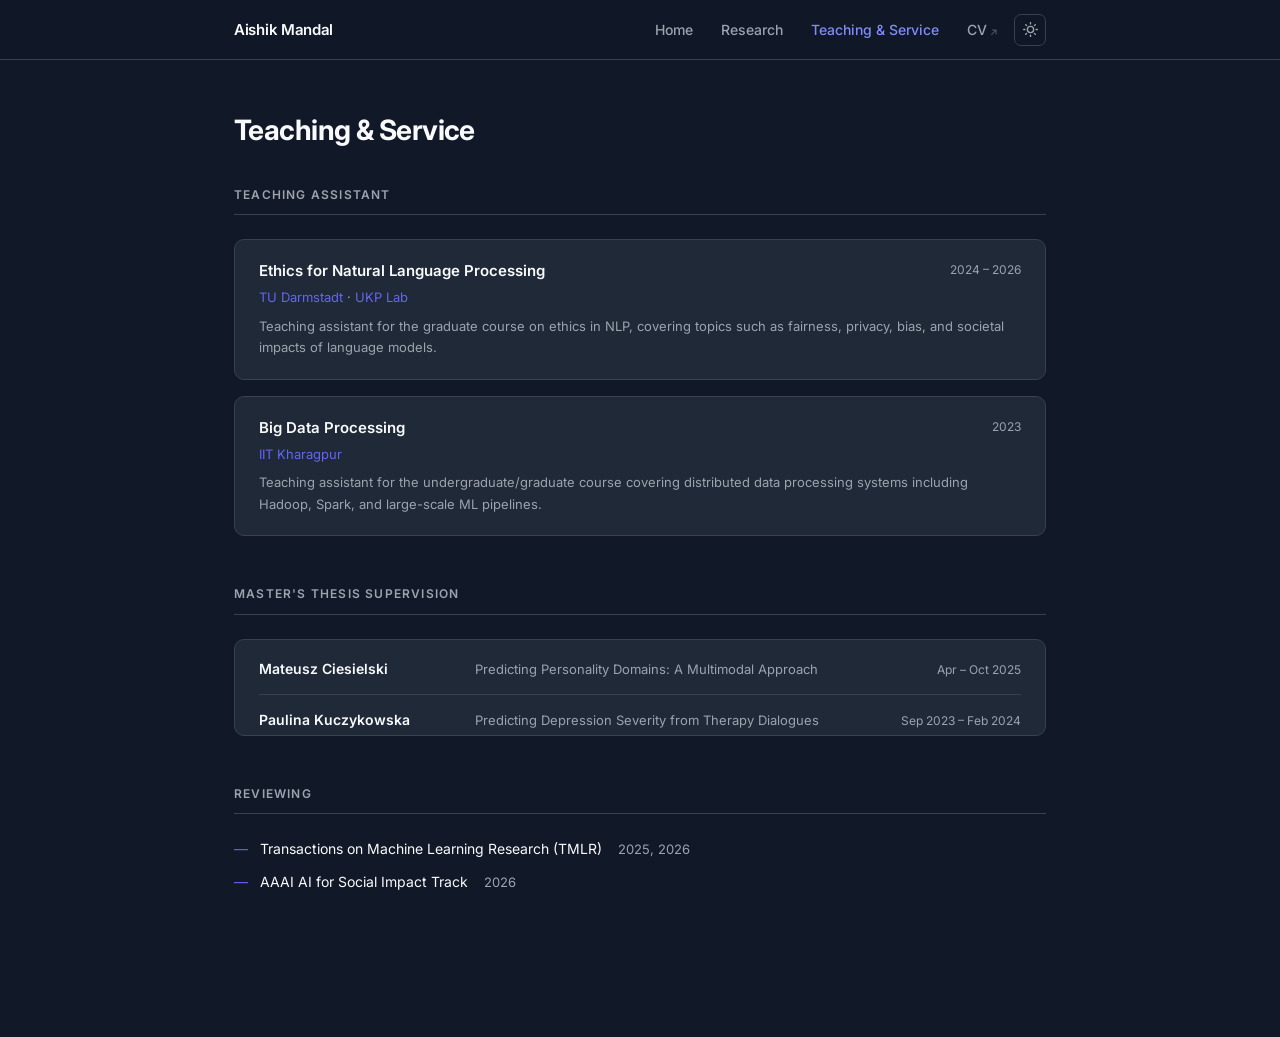
<file: teaching.html>
<!DOCTYPE html>
<html lang="en">
<head>
  <meta charset="UTF-8">
  <meta name="viewport" content="width=device-width, initial-scale=1">
  <title>Teaching &amp; Service — Aishik Mandal</title>
  <meta name="author" content="Aishik Mandal">
  <meta name="description" content="Teaching, thesis supervision, and reviewing service by Aishik Mandal at TU Darmstadt and IIT Kharagpur.">
  <link rel="canonical" href="https://jitaishik.github.io/teaching.html">
  <meta property="og:title" content="Teaching &amp; Service — Aishik Mandal">
  <meta property="og:description" content="Teaching experience and thesis supervision by Aishik Mandal.">
  <meta property="og:url" content="https://jitaishik.github.io/teaching.html">
  <meta property="og:type" content="website">
  <link rel="icon" href="data:image/svg+xml,<svg xmlns=%22http://www.w3.org/2000/svg%22 viewBox=%220 0 100 100%22><text y=%22.9em%22 font-size=%2290%22>🌐</text></svg>">
  <script>if(localStorage.getItem('theme')==='light')document.documentElement.setAttribute('data-theme','light');</script>
  <link rel="stylesheet" href="assets/css/base.css">
  <link rel="stylesheet" href="assets/css/nav.css">
  <style>
    .teaching-card {
      background: var(--surface);
      border: 1px solid var(--border);
      border-radius: 10px;
      padding: 20px 24px;
      margin-bottom: 16px;
    }
    .teaching-card:last-child { margin-bottom: 0; }

    .tc-header {
      display: flex;
      justify-content: space-between;
      align-items: flex-start;
      gap: 16px;
      flex-wrap: wrap;
      margin-bottom: 6px;
    }
    .tc-title {
      font-size: 15px;
      font-weight: 600;
      color: var(--text);
      line-height: 1.4;
    }
    .tc-period {
      font-size: 12px;
      color: var(--text-muted);
      white-space: nowrap;
      flex-shrink: 0;
    }
    .tc-sub {
      font-size: 13px;
      color: var(--text-muted);
      margin-bottom: 8px;
    }
    .tc-desc {
      font-size: 13px;
      color: var(--text-muted);
      line-height: 1.65;
    }

    .thesis-student {
      display: flex;
      gap: 16px;
      align-items: baseline;
      padding: 14px 0;
      border-bottom: 1px solid var(--border);
    }
    .thesis-student:last-child { border-bottom: none; padding-bottom: 0; }

    .student-name {
      font-weight: 600;
      font-size: 14px;
      min-width: 200px;
      flex-shrink: 0;
    }
    .student-topic {
      font-size: 13px;
      color: var(--text-muted);
      flex: 1;
    }
    .student-period {
      font-size: 12px;
      color: var(--text-muted);
      white-space: nowrap;
      flex-shrink: 0;
    }

    .review-list {
      list-style: none;
      display: flex;
      flex-direction: column;
      gap: 10px;
    }
    .review-list li {
      display: flex;
      gap: 12px;
      align-items: baseline;
      font-size: 14px;
    }
    .review-list li::before {
      content: '—';
      color: var(--accent);
      flex-shrink: 0;
    }
    .review-list .venue {
      color: var(--text-muted);
      font-size: 13px;
      margin-left: 4px;
    }

    @media (max-width: 540px) {
      .student-name { min-width: unset; }
      .thesis-student { flex-wrap: wrap; gap: 6px; }
    }
  </style>
</head>
<body>
  <a class="skip-link" href="#main">Skip to content</a>

  <nav class="site-nav" aria-label="Primary navigation">
    <div class="nav-inner">
      <a class="nav-logo" href="index.html">Aishik Mandal</a>
      <div class="nav-right">
        <ul class="nav-links">
          <li><a href="index.html">Home</a></li>
          <li><a href="research.html">Research</a></li>
          <li><a href="teaching.html">Teaching &amp; Service</a></li>
          <li><a href="data/CV_Aishik_Mandal_2026.pdf" target="_blank">CV</a></li>
        </ul>
        <button class="theme-toggle" aria-label="Switch to light mode"></button>
        <button class="menu-toggle" aria-label="Toggle menu" aria-expanded="false">☰</button>
      </div>
    </div>
  </nav>

  <main id="main">
    <div class="container">

      <section class="section" id="teaching">
        <h1 style="font-size:28px; font-weight:700; letter-spacing:-0.02em; margin-bottom:32px;">Teaching &amp; Service</h1>

        <!-- Teaching Assistant -->
        <h2 class="section-title">Teaching Assistant</h2>
        <div style="margin-bottom:48px;">

          <div class="teaching-card">
            <div class="tc-header">
              <div class="tc-title">Ethics for Natural Language Processing</div>
              <div class="tc-period">2024 – 2026</div>
            </div>
            <div class="tc-sub">
              <a href="https://www.tu-darmstadt.de/">TU Darmstadt</a> ·
              <a href="https://www.informatik.tu-darmstadt.de/ukp/ukp_home/index.en.jsp">UKP Lab</a>
            </div>
            <p class="tc-desc">
              Teaching assistant for the graduate course on ethics in NLP, covering topics such as fairness, privacy, bias, and societal impacts of language models.
            </p>
          </div>

          <div class="teaching-card">
            <div class="tc-header">
              <div class="tc-title">Big Data Processing</div>
              <div class="tc-period">2023</div>
            </div>
            <div class="tc-sub">
              <a href="https://www.iitkgp.ac.in/">IIT Kharagpur</a>
            </div>
            <p class="tc-desc">
              Teaching assistant for the undergraduate/graduate course covering distributed data processing systems including Hadoop, Spark, and large-scale ML pipelines.
            </p>
          </div>

        </div>

        <!-- Thesis Supervision -->
        <h2 class="section-title">Master's Thesis Supervision</h2>
        <div style="background:var(--surface); border:1px solid var(--border); border-radius:10px; padding:4px 24px 4px; margin-bottom:48px;">
          <div class="thesis-student">
            <div class="student-name">Mateusz Ciesielski</div>
            <div class="student-topic">Predicting Personality Domains: A Multimodal Approach</div>
            <div class="student-period">Apr – Oct 2025</div>
          </div>
          <div class="thesis-student">
            <div class="student-name">Paulina Kuczykowska</div>
            <div class="student-topic">Predicting Depression Severity from Therapy Dialogues</div>
            <div class="student-period">Sep 2023 – Feb 2024</div>
          </div>
        </div>

        <!-- Reviewing -->
        <h2 class="section-title">Reviewing</h2>
        <ul class="review-list">
          <li>
            Transactions on Machine Learning Research (TMLR)
            <span class="venue">2025, 2026</span>
          </li>
          <li>
            AAAI AI for Social Impact Track
            <span class="venue">2026</span>
          </li>
        </ul>

      </section>

    </div>
  </main>

  <script src="assets/js/nav.js"></script>
</body>
</html>
</file>
<file: assets/css/base.css>
@import url('https://fonts.googleapis.com/css2?family=Inter:wght@300;400;500;600;700&display=swap');

*, *::before, *::after { box-sizing: border-box; margin: 0; padding: 0; }

:root {
  --bg:           #111827;
  --surface:      #1f2937;
  --surface-2:    #263040;
  --border:       #374151;
  --text:         #f9fafb;
  --text-muted:   #9ca3af;
  --accent:       #6366f1;
  --accent-hover: #818cf8;
  --nav-bg:       rgba(17, 24, 39, 0.92);
  --thumb-bg:     #0d1117;
  --font:         'Inter', system-ui, -apple-system, sans-serif;
  --max-w:        860px;
  --nav-h:        60px;
}

[data-theme="light"] {
  --bg:           #f8f9fa;
  --surface:      #ffffff;
  --surface-2:    #f1f3f5;
  --border:       #dee2e6;
  --text:         #111827;
  --text-muted:   #6b7280;
  --accent:       #4f46e5;
  --accent-hover: #6366f1;
  --nav-bg:       rgba(248, 249, 250, 0.92);
  --thumb-bg:     #f1f3f5;
}

/* Badge overrides for light mode */
[data-theme="light"] .badge-nature   { background: #ede9fe; color: #5b21b6; }
[data-theme="light"] .badge-oral     { background: #dcfce7; color: #15803d; }
[data-theme="light"] .badge-conf     { background: #dbeafe; color: #1d4ed8; }
[data-theme="light"] .badge-journal  { background: #dbeafe; color: #1d4ed8; }
[data-theme="light"] .badge-preprint { background: #f3f4f6; color: #374151; border: 1px solid #e5e7eb; }
[data-theme="light"] .badge-thesis   { background: #fef3c7; color: #92400e; }
[data-theme="light"] .badge-intern   { background: #fef3c7; color: #92400e; }

html { scroll-behavior: smooth; }

body {
  font-family: var(--font);
  background: var(--bg);
  color: var(--text);
  font-size: 15px;
  line-height: 1.6;
  min-height: 100vh;
}

a {
  color: var(--accent);
  text-decoration: none;
  transition: color 0.15s;
}
a:hover { color: var(--accent-hover); }

/* Layout */
.container {
  max-width: var(--max-w);
  margin: 0 auto;
  padding: 0 24px;
}

main {
  padding-top: calc(var(--nav-h) + 48px);
  padding-bottom: 80px;
}

.section { margin-bottom: 64px; }

.section-title {
  font-size: 12px;
  font-weight: 600;
  letter-spacing: 0.1em;
  text-transform: uppercase;
  color: var(--text-muted);
  margin-bottom: 24px;
  padding-bottom: 10px;
  border-bottom: 1px solid var(--border);
}

/* Badges */
.badge {
  display: inline-block;
  padding: 2px 8px;
  border-radius: 4px;
  font-size: 11px;
  font-weight: 600;
  letter-spacing: 0.04em;
  text-transform: uppercase;
  vertical-align: middle;
  white-space: nowrap;
}
.badge-nature   { background: #3b1e6e; color: #c4b5fd; }
.badge-oral     { background: #14532d; color: #86efac; }
.badge-conf     { background: #1e3a5f; color: #93c5fd; }
.badge-journal  { background: #1e3a5f; color: #93c5fd; }
.badge-preprint { background: #374151; color: #d1d5db; }
.badge-thesis   { background: #292524; color: #d6d3d1; }
.badge-intern   { background: #292524; color: #d6d3d1; }

/* Footer */
footer {
  border-top: 1px solid var(--border);
  padding: 24px 0;
  text-align: center;
  color: var(--text-muted);
  font-size: 13px;
}
footer a { color: var(--text-muted); }
footer a:hover { color: var(--accent-hover); }

/* Skip to content */
.skip-link {
  position: absolute;
  top: -40px;
  left: 0;
  background: var(--accent);
  color: #fff;
  padding: 8px 12px;
  z-index: 100;
  border-radius: 0 0 4px 0;
  font-size: 14px;
}
.skip-link:focus { top: 0; }

img { max-width: 100%; height: auto; display: block; }

/* Shared link pill button */
.btn {
  display: inline-flex;
  align-items: center;
  gap: 4px;
  padding: 5px 14px;
  border-radius: 5px;
  font-size: 12px;
  font-weight: 500;
  background: var(--surface-2);
  border: 1px solid var(--border);
  color: var(--text-muted);
  transition: all 0.15s;
  cursor: pointer;
}
.btn:hover {
  background: var(--accent);
  border-color: var(--accent);
  color: #fff;
}

.highlight { font-weight: 700; color: var(--text); }
.muted { color: var(--text-muted); }
</file>
<file: assets/css/nav.css>
.site-nav {
  position: fixed;
  top: 0; left: 0; right: 0;
  height: var(--nav-h);
  background: var(--nav-bg);
  backdrop-filter: blur(12px);
  -webkit-backdrop-filter: blur(12px);
  border-bottom: 1px solid var(--border);
  z-index: 50;
  display: flex;
  align-items: center;
}

.nav-inner {
  max-width: var(--max-w);
  width: 100%;
  margin: 0 auto;
  padding: 0 24px;
  display: flex;
  align-items: center;
  justify-content: space-between;
}

.nav-logo {
  font-weight: 600;
  font-size: 15px;
  color: var(--text);
  letter-spacing: -0.02em;
}
.nav-logo:hover { color: var(--accent-hover); }

/* Right side: links + controls */
.nav-right {
  display: flex;
  align-items: center;
  gap: 16px;
}

.nav-links {
  display: flex;
  align-items: center;
  gap: 28px;
  list-style: none;
}

.nav-links a {
  color: var(--text-muted);
  font-size: 14px;
  font-weight: 500;
  transition: color 0.15s;
}
.nav-links a:hover { color: var(--text); }
.nav-links a.active,
.nav-links a[aria-current="page"] { color: var(--accent-hover); }
.nav-links a[target="_blank"]::after {
  content: ' ↗';
  font-size: 10px;
  opacity: 0.5;
}

/* Theme toggle */
.theme-toggle {
  display: flex;
  align-items: center;
  justify-content: center;
  width: 32px;
  height: 32px;
  background: none;
  border: 1px solid var(--border);
  border-radius: 7px;
  cursor: pointer;
  color: var(--text-muted);
  flex-shrink: 0;
  transition: color 0.15s, border-color 0.15s, background 0.15s;
}
.theme-toggle:hover {
  color: var(--text);
  border-color: var(--text-muted);
  background: var(--surface-2);
}
.theme-toggle svg { pointer-events: none; }

/* Hamburger */
.menu-toggle {
  display: none;
  background: none;
  border: none;
  cursor: pointer;
  padding: 6px;
  color: var(--text);
  font-size: 18px;
  line-height: 1;
}

@media (max-width: 600px) {
  .menu-toggle { display: block; }

  .nav-links {
    display: none;
    position: fixed;
    top: var(--nav-h);
    left: 0; right: 0;
    background: var(--surface);
    border-bottom: 1px solid var(--border);
    flex-direction: column;
    align-items: flex-start;
    padding: 8px 24px 20px;
    gap: 0;
  }
  .nav-links.open { display: flex; }
  .nav-links li { width: 100%; }
  .nav-links a {
    display: block;
    padding: 14px 0;
    border-bottom: 1px solid var(--border);
    font-size: 15px;
  }
  .nav-links li:last-child a { border-bottom: none; }
}
</file>
<file: assets/css/research.css>
.research-intro {
  color: var(--text-muted);
  font-size: 15px;
  line-height: 1.7;
  margin-bottom: 40px;
  max-width: 640px;
}

/* ── Paper cards ─────────────────────────────── */
.papers-list {
  display: flex;
  flex-direction: column;
  gap: 20px;
}

.paper-card {
  background: var(--surface);
  border: 1px solid var(--border);
  border-radius: 10px;
  display: flex;
  gap: 24px;
  padding: 20px;
  transition: border-color 0.2s, box-shadow 0.2s;
}
.paper-card:hover {
  border-color: var(--accent);
  box-shadow: 0 0 0 1px rgba(99, 102, 241, 0.15);
}

/* Thumbnail */
.paper-thumb {
  flex-shrink: 0;
  width: 200px;
  height: 200px;
  border-radius: 8px;
  overflow: hidden;
  background: var(--thumb-bg);
  display: flex;
  align-items: center;
  justify-content: center;
  align-self: center;
}
.paper-thumb img {
  width: 100%;
  height: 100%;
  object-fit: contain;
  padding: 6px;
}

/* Coloured placeholders for papers without images */
.paper-thumb-placeholder {
  width: 100%;
  height: 100%;
  display: flex;
  align-items: center;
  justify-content: center;
  font-size: 13px;
  font-weight: 700;
  letter-spacing: 0.02em;
  color: rgba(255, 255, 255, 0.9);
  text-align: center;
  line-height: 1.3;
  padding: 14px;
}
.ph-teal    { background: linear-gradient(135deg, #0f766e 0%, #0d9488 100%); }
.ph-rose    { background: linear-gradient(135deg, #be123c 0%, #e11d48 100%); }
.ph-amber   { background: linear-gradient(135deg, #b45309 0%, #d97706 100%); }
.ph-slate   { background: linear-gradient(135deg, #334155 0%, #475569 100%); }
.ph-emerald { background: linear-gradient(135deg, #047857 0%, #059669 100%); }

/* Paper body */
.paper-content { flex: 1; min-width: 0; }

.paper-meta {
  display: flex;
  align-items: center;
  gap: 8px;
  margin-bottom: 8px;
  flex-wrap: wrap;
}
.paper-year { color: var(--text-muted); font-size: 12px; }

.paper-title {
  font-size: 14px;
  font-weight: 600;
  color: var(--text);
  line-height: 1.45;
  margin-bottom: 7px;
  display: block;
}
.paper-title:hover { color: var(--accent-hover); }
span.paper-title { cursor: default; }
span.paper-title:hover { color: var(--text); }

.paper-authors {
  font-size: 13px;
  color: var(--text-muted);
  margin-bottom: 8px;
  line-height: 1.5;
}
.paper-authors .me { color: var(--text); font-weight: 600; }

.paper-desc {
  font-size: 13px;
  color: var(--text-muted);
  line-height: 1.6;
  margin-bottom: 12px;
}

.paper-links {
  display: flex;
  gap: 8px;
  flex-wrap: wrap;
}

/* ── Featured publication strips on homepage ── */
.featured-list {
  display: flex;
  flex-direction: column;
  gap: 12px;
}

.featured-card {
  background: var(--surface);
  border: 1px solid var(--border);
  border-radius: 8px;
  padding: 14px 18px;
  transition: border-color 0.2s;
}
.featured-card:hover { border-color: var(--accent); }

.featured-title {
  font-size: 14px;
  font-weight: 600;
  color: var(--text);
  display: block;
  margin-bottom: 7px;
  line-height: 1.4;
}
.featured-title:hover { color: var(--accent-hover); }

.featured-meta {
  display: flex;
  align-items: center;
  gap: 8px;
  flex-wrap: wrap;
}

.see-all {
  display: inline-flex;
  align-items: center;
  gap: 4px;
  margin-top: 18px;
  font-size: 14px;
  font-weight: 500;
  color: var(--accent);
}
.see-all:hover { color: var(--accent-hover); }

/* ── Subsection heading within research page ── */
.subsection-title {
  font-size: 13px;
  font-weight: 600;
  color: var(--text-muted);
  letter-spacing: 0.06em;
  text-transform: uppercase;
  margin: 40px 0 16px;
}

/* ── Responsive ───────────────────────────── */
@media (max-width: 640px) {
  .paper-card {
    flex-direction: column;
    gap: 16px;
  }
  .paper-thumb {
    width: 100%;
    height: 220px;
    align-self: auto;
  }
}
</file>
